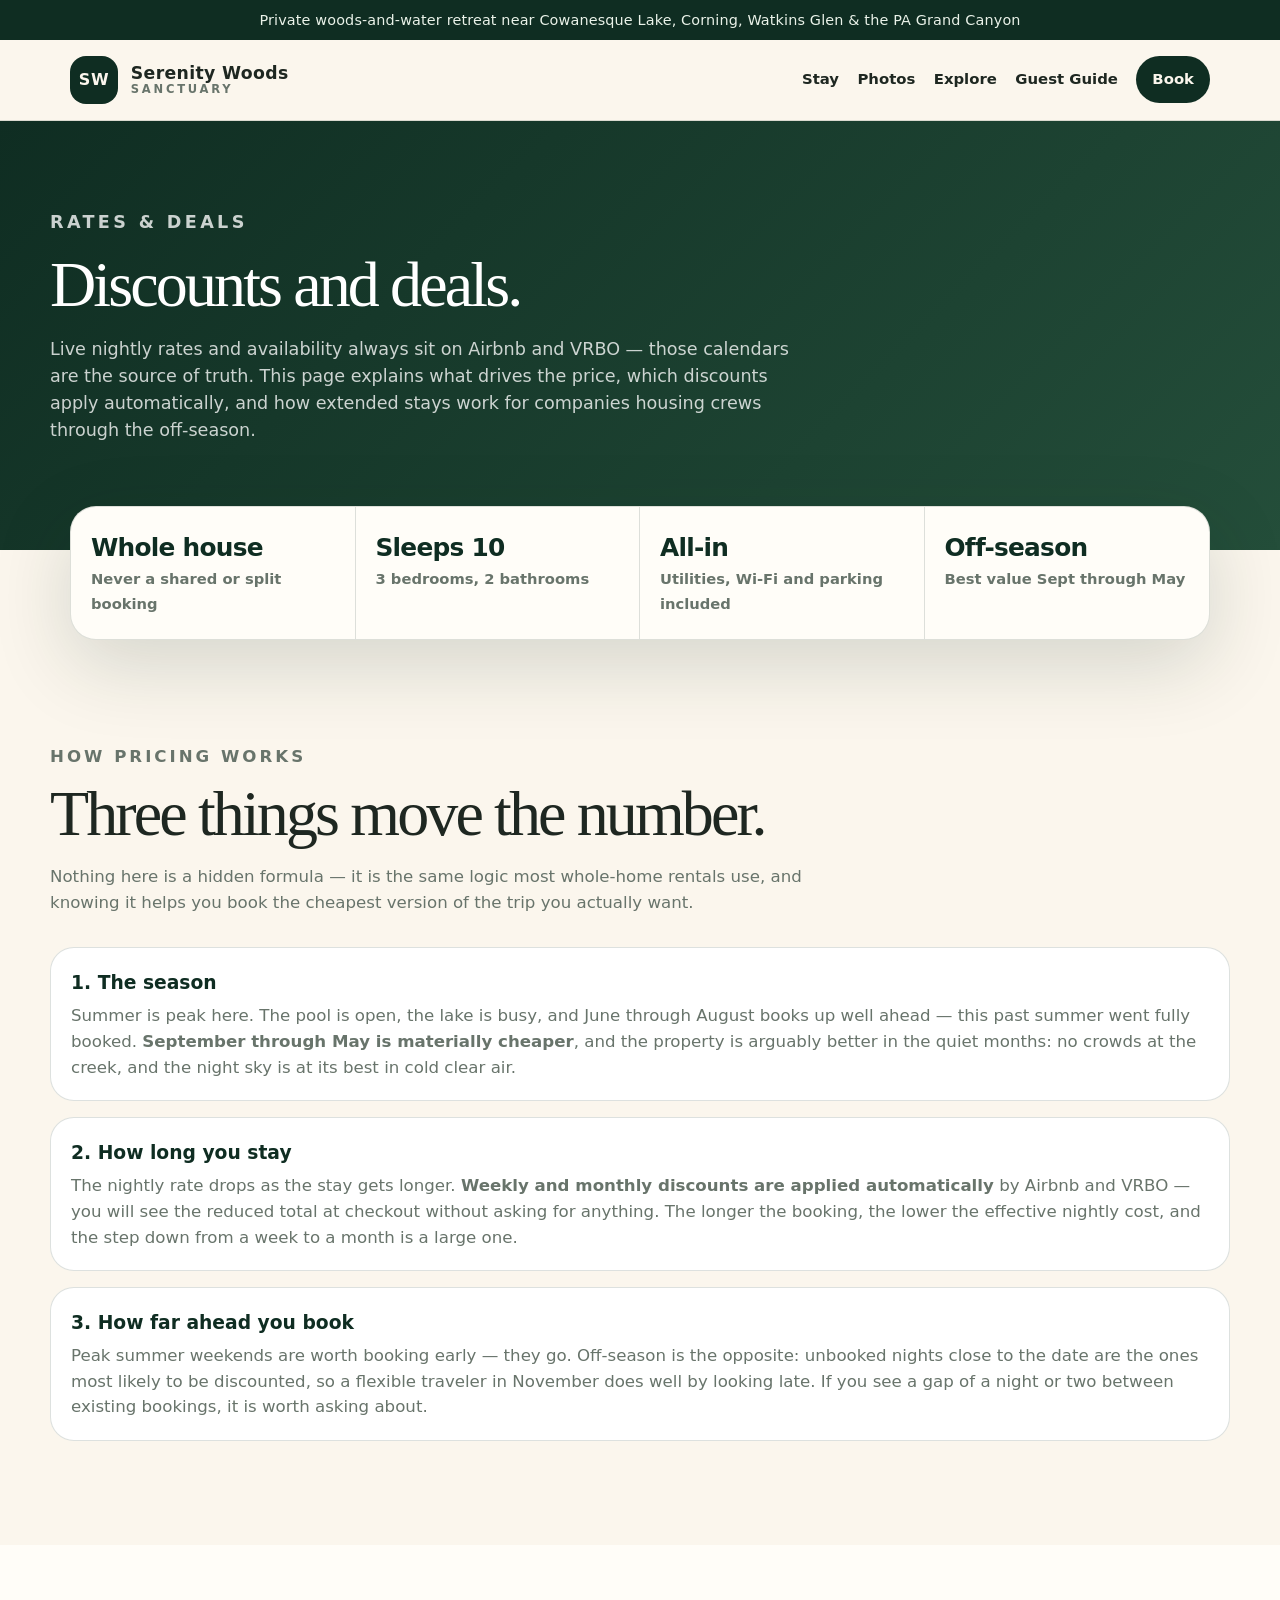
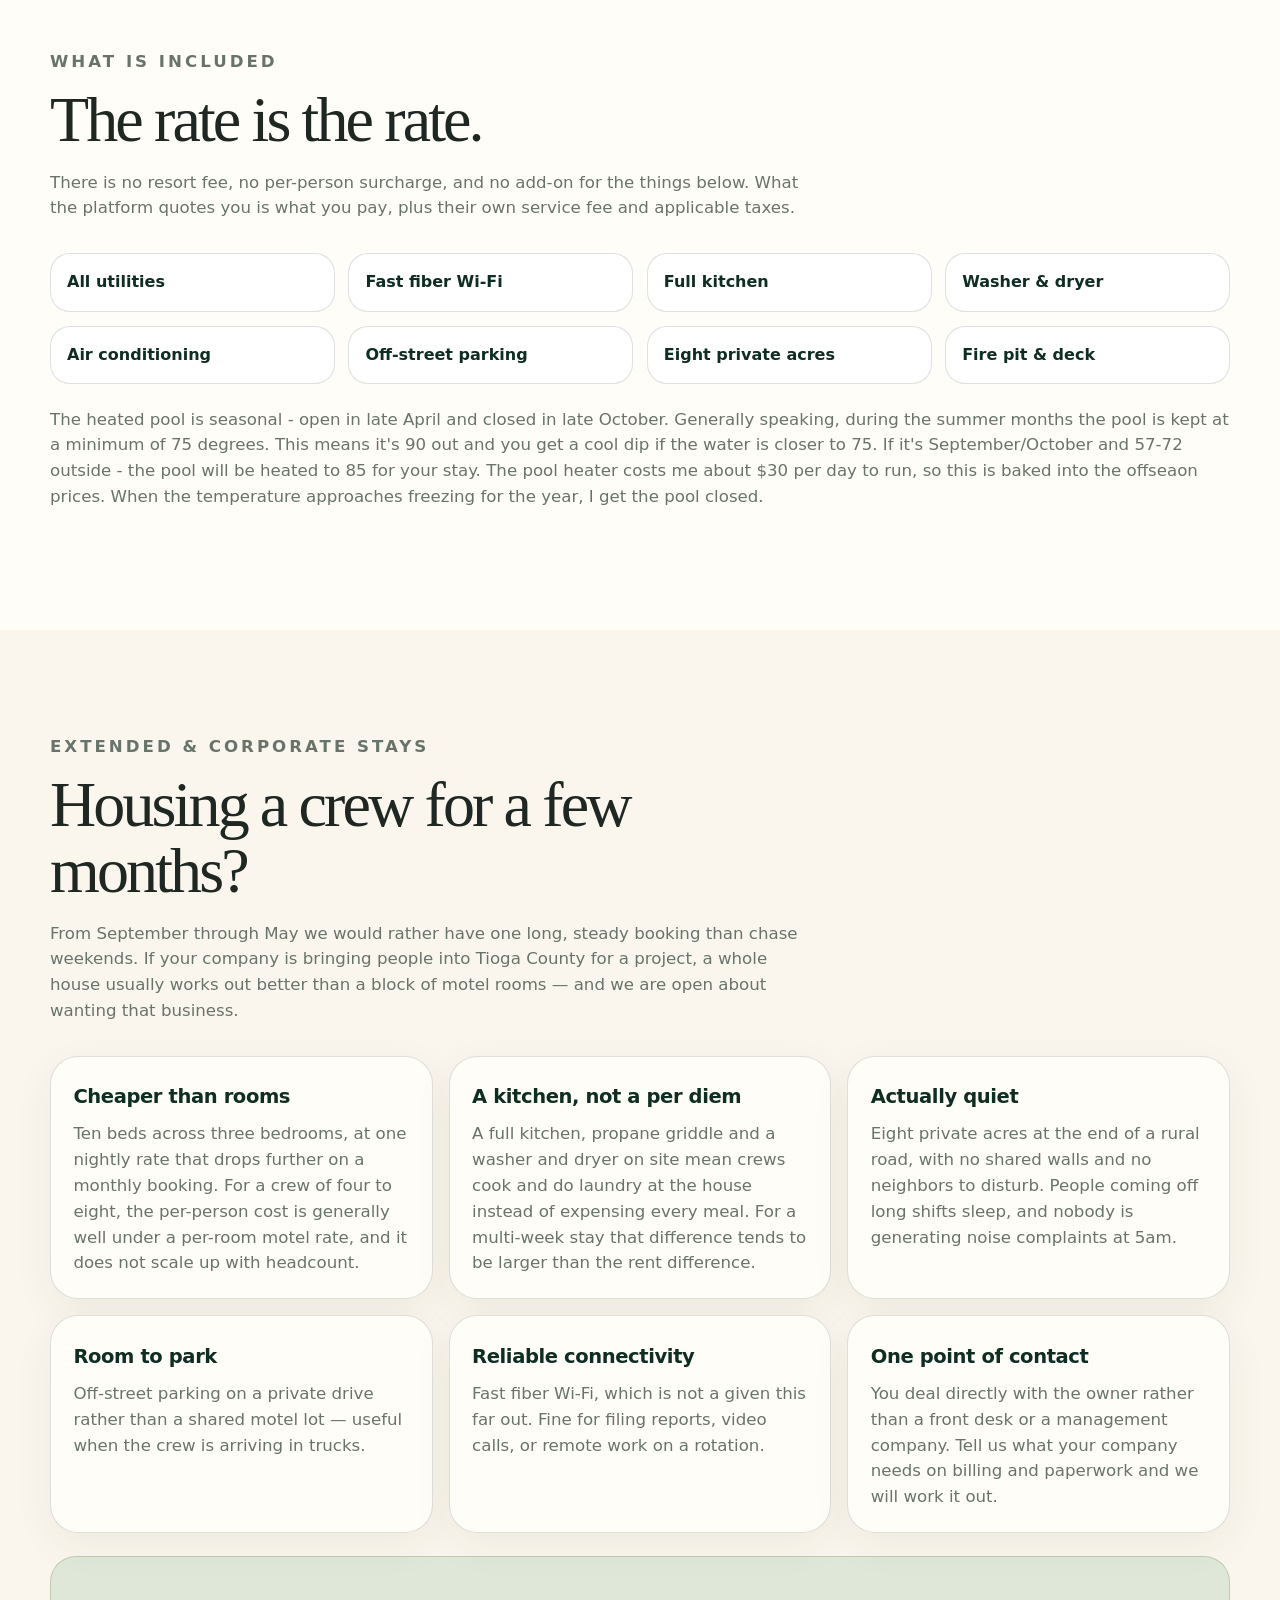
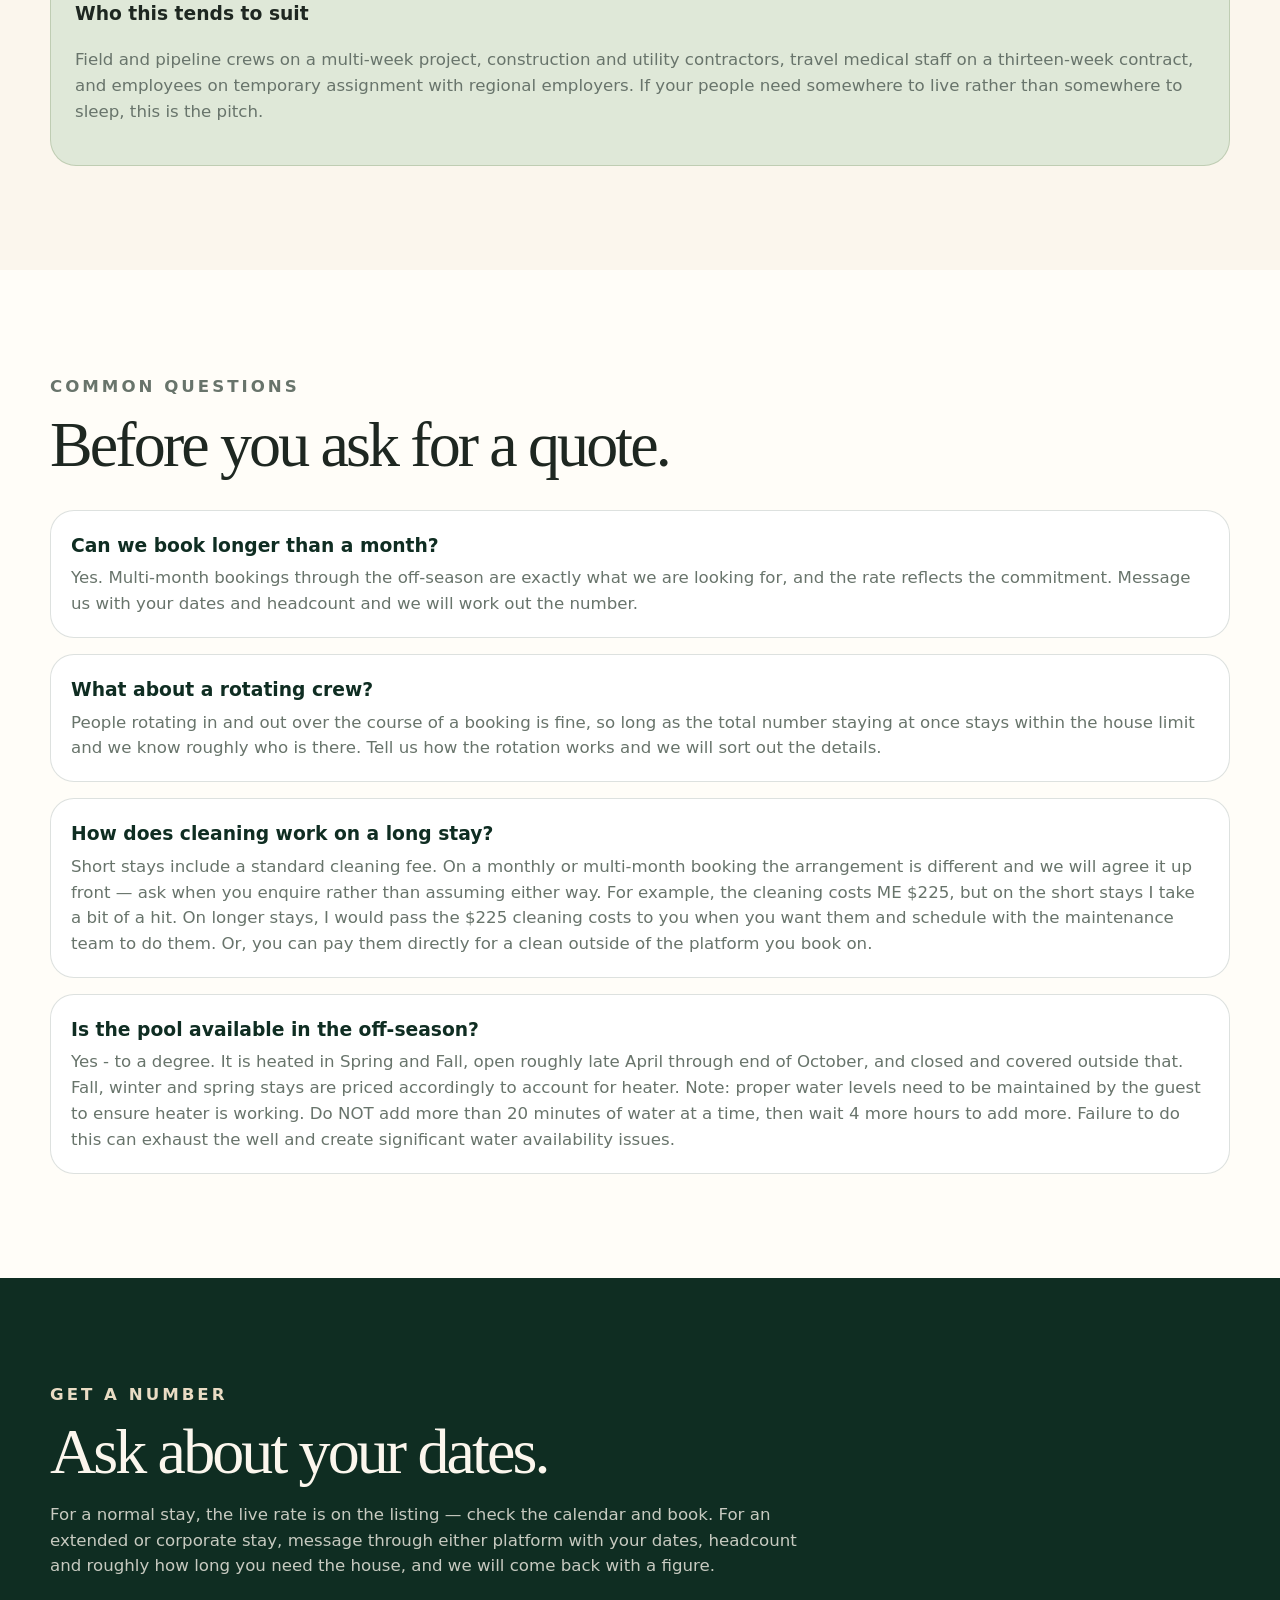
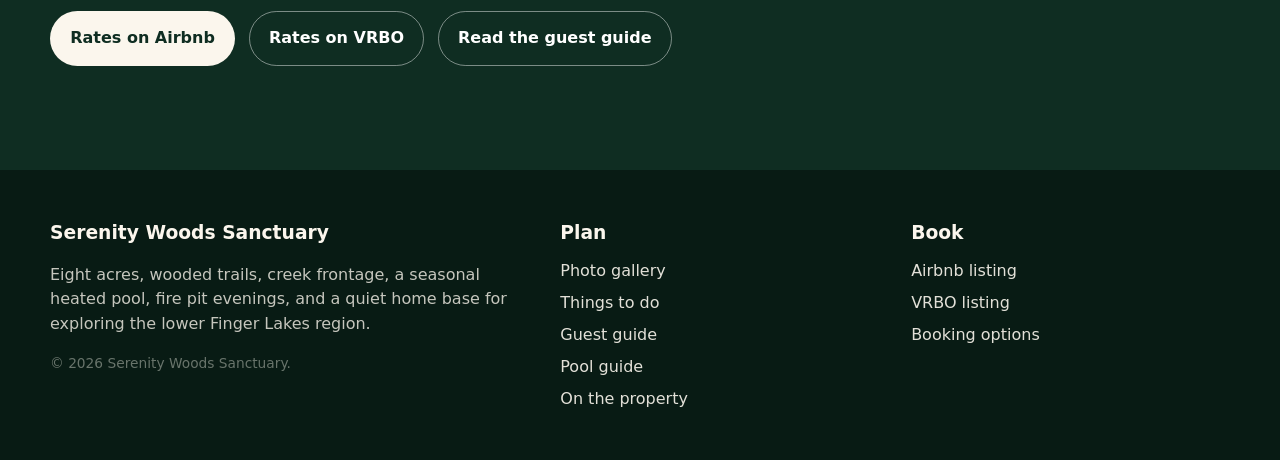
<file: rates.html>
<!-- build: rates page v1 — 2026-08-30 -->
<!doctype html><html lang="en"><head><meta charset="utf-8"><meta name="viewport" content="width=device-width, initial-scale=1"><title>Rates &amp; Deals | Serenity Woods Sanctuary</title><meta name="description" content="How pricing works at Serenity Woods Sanctuary: seasonal rates, length-of-stay discounts, what is included, and extended or corporate stays for work crews and contract staff in the Lawrenceville and Tioga County area."><link rel="stylesheet" href="assets/styles.css"></head><body>
<a class="skip-link" href="#main">Skip to content</a>
<div class="topbar">Private woods-and-water retreat near Cowanesque Lake, Corning, Watkins Glen & the PA Grand Canyon</div>
<header class="site-header">
  <div class="nav-wrap">
    <a class="brand" href="index.html" aria-label="Serenity Woods Sanctuary home"><span class="brand-mark">SW</span><span class="brand-text"><strong>Serenity Woods</strong><span>Sanctuary</span></span></a>
    <button class="nav-toggle" aria-label="Toggle navigation" aria-expanded="false">☰</button>
    <nav class="nav" aria-label="Primary navigation"><a href="index.html" class="">Stay</a><a href="gallery.html" class="">Photos</a><a href="things-to-do.html" class="">Explore</a><a href="guest-guide.html" class="">Guest Guide</a><a class="nav-cta" href="#book">Book</a></nav>
  </div>
</header><main id="main">
<section class="page-hero"><div class="container"><p class="kicker">Rates &amp; Deals</p><h1>Discounts and deals.</h1><p>Live nightly rates and availability always sit on Airbnb and VRBO — those calendars are the source of truth. This page explains what drives the price, which discounts apply automatically, and how extended stays work for companies housing crews through the off-season.</p></div></section>

<div class="trust-strip" style="margin-top:-44px"><div class="facts">
  <div class="fact"><strong>Whole house</strong><span>Never a shared or split booking</span></div>
  <div class="fact"><strong>Sleeps 10</strong><span>3 bedrooms, 2 bathrooms</span></div>
  <div class="fact"><strong>All-in</strong><span>Utilities, Wi-Fi and parking included</span></div>
  <div class="fact"><strong>Off-season</strong><span>Best value Sept through May</span></div>
</div></div>

<section class="section"><div class="container">
  <div class="section-head"><p class="eyebrow">How pricing works</p><h2>Three things move the number.</h2><p>Nothing here is a hidden formula — it is the same logic most whole-home rentals use, and knowing it helps you book the cheapest version of the trip you actually want.</p></div>
  <div class="guide-list">

    <article class="guide-item"><h3>1. The season</h3><p style="color:var(--muted)">Summer is peak here. The pool is open, the lake is busy, and June through August books up well ahead — this past summer went fully booked. <strong>September through May is materially cheaper</strong>, and the property is arguably better in the quiet months: no crowds at the creek, and the night sky is at its best in cold clear air.</p></article>

    <article class="guide-item"><h3>2. How long you stay</h3><p style="color:var(--muted)">The nightly rate drops as the stay gets longer. <strong>Weekly and monthly discounts are applied automatically</strong> by Airbnb and VRBO — you will see the reduced total at checkout without asking for anything. The longer the booking, the lower the effective nightly cost, and the step down from a week to a month is a large one.</p></article>

    <article class="guide-item"><h3>3. How far ahead you book</h3><p style="color:var(--muted)">Peak summer weekends are worth booking early — they go. Off-season is the opposite: unbooked nights close to the date are the ones most likely to be discounted, so a flexible traveler in November does well by looking late. If you see a gap of a night or two between existing bookings, it is worth asking about.</p></article>

  </div>
</div></section>

<section class="section alt"><div class="container">
  <div class="section-head"><p class="eyebrow">What is included</p><h2>The rate is the rate.</h2><p>There is no resort fee, no per-person surcharge, and no add-on for the things below. What the platform quotes you is what you pay, plus their own service fee and applicable taxes.</p></div>
  <div class="amenity-grid">
    <div class="amenity">All utilities</div>
    <div class="amenity">Fast fiber Wi-Fi</div>
    <div class="amenity">Full kitchen</div>
    <div class="amenity">Washer &amp; dryer</div>
    <div class="amenity">Air conditioning</div>
    <div class="amenity">Off-street parking</div>
    <div class="amenity">Eight private acres</div>
    <div class="amenity">Fire pit &amp; deck</div>
  </div>
  <p style="margin-top:1.4rem;color:var(--muted)">The heated pool is seasonal - open in late April and closed in late October. Generally speaking, during the summer months the pool is kept at a minimum of 75 degrees.  This means it's 90 out and you get a cool dip if the water is closer to 75.  If it's September/October and 57-72 outside - the pool will be heated to 85 for your stay.  The pool heater costs me about $30 per day to run, so this is baked into the offseaon prices.  When the temperature approaches freezing for the year, I get the pool closed.</p>
</div></section>

<section class="section" id="extended"><div class="container">
  <div class="section-head"><p class="eyebrow">Extended &amp; corporate stays</p><h2>Housing a crew for a few months?</h2><p>From September through May we would rather have one long, steady booking than chase weekends. If your company is bringing people into Tioga County for a project, a whole house usually works out better than a block of motel rooms — and we are open about wanting that business.</p></div>

  <div class="cards">
    <article class="card"><h3>Cheaper than rooms</h3><p>Ten beds across three bedrooms, at one nightly rate that drops further on a monthly booking. For a crew of four to eight, the per-person cost is generally well under a per-room motel rate, and it does not scale up with headcount.</p></article>
    <article class="card"><h3>A kitchen, not a per diem</h3><p>A full kitchen, propane griddle and a washer and dryer on site mean crews cook and do laundry at the house instead of expensing every meal. For a multi-week stay that difference tends to be larger than the rent difference.</p></article>
    <article class="card"><h3>Actually quiet</h3><p>Eight private acres at the end of a rural road, with no shared walls and no neighbors to disturb. People coming off long shifts sleep, and nobody is generating noise complaints at 5am.</p></article>
    <article class="card"><h3>Room to park</h3><p>Off-street parking on a private drive rather than a shared motel lot — useful when the crew is arriving in trucks.</p></article>
    <article class="card"><h3>Reliable connectivity</h3><p>Fast fiber Wi-Fi, which is not a given this far out. Fine for filing reports, video calls, or remote work on a rotation.</p></article>
    <article class="card"><h3>One point of contact</h3><p>You deal directly with the owner rather than a front desk or a management company. Tell us what your company needs on billing and paperwork and we will work it out.</p></article>
  </div>

  <div class="callout" style="margin-top:1.4rem"><h3>Who this tends to suit</h3><p>Field and pipeline crews on a multi-week project, construction and utility contractors, travel medical staff on a thirteen-week contract, and employees on temporary assignment with regional employers. If your people need somewhere to live rather than somewhere to sleep, this is the pitch.</p></div>
</div></section>

<section class="section alt"><div class="container">
  <div class="section-head"><p class="eyebrow">Common questions</p><h2>Before you ask for a quote.</h2></div>
  <div class="guide-list">
    <article class="guide-item"><h3>Can we book longer than a month?</h3><p style="color:var(--muted)">Yes. Multi-month bookings through the off-season are exactly what we are looking for, and the rate reflects the commitment. Message us with your dates and headcount and we will work out the number.</p></article>
    <article class="guide-item"><h3>What about a rotating crew?</h3><p style="color:var(--muted)">People rotating in and out over the course of a booking is fine, so long as the total number staying at once stays within the house limit and we know roughly who is there. Tell us how the rotation works and we will sort out the details.</p></article>
    <article class="guide-item"><h3>How does cleaning work on a long stay?</h3><p style="color:var(--muted)">Short stays include a standard cleaning fee. On a monthly or multi-month booking the arrangement is different and we will agree it up front — ask when you enquire rather than assuming either way. For example, the cleaning costs ME $225, but on the short stays I take a bit of a hit.  On longer stays, I would pass the $225 cleaning costs to you when you want them and schedule with the maintenance team to do them.  Or, you can pay them directly for a clean outside of the platform you book on. </p></article>
    <article class="guide-item"><h3>Is the pool available in the off-season?</h3><p style="color:var(--muted)">Yes - to a degree. It is heated in Spring and Fall, open roughly late April through end of October, and closed and covered outside that. Fall, winter and spring stays are priced accordingly to account for heater.  Note: proper water levels need to be maintained by the guest to ensure heater is working.  Do NOT add more than 20 minutes of water at a time, then wait 4 more hours to add more.  Failure to do this can exhaust the well and create significant water availability issues.</p></article>
  </div>
</div></section>

<section class="section nearby" id="book"><div class="container">
  <div class="section-head"><p class="eyebrow">Get a number</p><h2>Ask about your dates.</h2><p style="color:rgba(251,246,237,.78)">For a normal stay, the live rate is on the listing — check the calendar and book. For an extended or corporate stay, message through either platform with your dates, headcount and roughly how long you need the house, and we will come back with a figure.</p></div>
  <div class="actions">
    <a class="button primary" href="https://www.airbnb.com/h/serenitywoodssanctuary">Rates on Airbnb</a>
    <a class="button outline" href="https://www.vrbo.com/3928138">Rates on VRBO</a>
    <a class="button outline" href="guest-guide.html">Read the guest guide</a>
  </div>
</div></section>
</main>
<footer class="site-footer">
  <div class="footer-grid">
    <div><h3>Serenity Woods Sanctuary</h3><p>Eight acres, wooded trails, creek frontage, a seasonal heated pool, fire pit evenings, and a quiet home base for exploring the lower Finger Lakes region.</p><p class="fine-print">© <span id="year"></span> Serenity Woods Sanctuary.</p></div>
    <div><h3>Plan</h3><div class="footer-links"><a href="gallery.html">Photo gallery</a><a href="things-to-do.html">Things to do</a><a href="guest-guide.html">Guest guide</a><a href="pool.html">Pool guide</a><a href="property-fun.html">On the property</a></div></div>
    <div><h3>Book</h3><div class="footer-links"><a href="https://www.airbnb.com/h/serenitywoodssanctuary">Airbnb listing</a><a href="https://www.vrbo.com/3928138">VRBO listing</a><a href="index.html#book">Booking options</a></div></div>
  </div>
</footer>
<div class="lightbox" aria-hidden="true"><button type="button">Close ×</button><img alt=""></div>
<script src="assets/script.js"></script></body></html>
</file>
<file: assets/styles.css>
:root{
  --forest:#0f2d22;
  --forest-2:#153b2d;
  --leaf:#627d45;
  --sage:#dfe8d8;
  --cream:#fbf6ed;
  --paper:#fffdf8;
  --sand:#eadcc4;
  --clay:#a76843;
  --ink:#1e2721;
  --muted:#68746b;
  --line:rgba(15,45,34,.14);
  --shadow:0 24px 80px rgba(15,45,34,.16);
  --radius:28px;
  --max:1180px;
}
*{box-sizing:border-box}
html{scroll-behavior:smooth}
body{margin:0;font-family:Inter,ui-sans-serif,system-ui,-apple-system,BlinkMacSystemFont,"Segoe UI",sans-serif;background:var(--cream);color:var(--ink);line-height:1.55}
img{max-width:100%;display:block}a{color:inherit}.skip-link{position:absolute;left:-999px;top:auto}.skip-link:focus{left:1rem;top:1rem;background:#fff;padding:.6rem .9rem;border-radius:10px;z-index:999}.topbar{background:var(--forest);color:#eaf2e9;text-align:center;padding:.55rem 1rem;font-size:.9rem;letter-spacing:.01em}.site-header{position:sticky;top:0;z-index:50;background:rgba(251,246,237,.92);border-bottom:1px solid var(--line);backdrop-filter:blur(18px)}.nav-wrap{max-width:var(--max);margin:auto;padding:1rem 1.25rem;display:flex;align-items:center;justify-content:space-between;gap:1rem}.brand{display:flex;align-items:center;gap:.8rem;text-decoration:none}.brand-mark{width:48px;height:48px;border-radius:16px;background:var(--forest);color:var(--cream);display:grid;place-items:center;font-weight:900;letter-spacing:.04em}.brand-text{line-height:1}.brand-text strong{display:block;font-size:1.08rem;letter-spacing:.02em}.brand-text span{display:block;font-size:.72rem;letter-spacing:.24em;text-transform:uppercase;color:var(--muted);font-weight:800;margin-top:.12rem}.nav{display:flex;align-items:center;gap:1.15rem;font-size:.93rem;font-weight:800}.nav a{text-decoration:none}.nav a:hover{color:var(--leaf)}.nav-cta{background:var(--forest);color:var(--cream)!important;border-radius:999px;padding:.75rem 1rem}.nav-toggle{display:none;border:0;background:transparent;font-size:1.8rem;color:var(--forest)}.hero{position:relative;min-height:760px;color:#fff;display:grid;align-items:end;overflow:hidden}.hero-media{position:absolute;inset:0;z-index:0}.hero-media img{width:100%;height:100%;object-fit:cover}.hero::after{content:"";position:absolute;inset:0;background:linear-gradient(90deg,rgba(3,20,14,.88) 0%,rgba(3,20,14,.62) 42%,rgba(3,20,14,.15) 100%),linear-gradient(0deg,rgba(3,20,14,.82) 0%,rgba(3,20,14,.1) 38%)}.hero-content{position:relative;z-index:1;max-width:var(--max);margin:auto;width:100%;padding:7rem 1.25rem 6rem}.kicker{margin:0 0 1rem;color:var(--sand);font-weight:900;text-transform:uppercase;letter-spacing:.19em;font-size:.78rem}.hero h1{font-family:Georgia,"Times New Roman",serif;font-weight:500;letter-spacing:-.055em;line-height:.95;font-size:clamp(4rem,9vw,8.4rem);margin:0;max-width:850px}.hero .lead{max-width:690px;margin:1.6rem 0 0;color:rgba(255,255,255,.9);font-size:clamp(1.05rem,2vw,1.26rem)}.actions{display:flex;flex-wrap:wrap;gap:.85rem;margin-top:2rem}.button{display:inline-flex;align-items:center;justify-content:center;min-height:50px;border-radius:999px;padding:.86rem 1.2rem;text-decoration:none;font-weight:900;border:1px solid transparent}.button.primary{background:var(--cream);color:var(--forest)}.button.dark{background:var(--forest);color:var(--cream)}.button.outline{border-color:rgba(255,255,255,.45);color:#fff}.button.light-outline{border-color:rgba(15,45,34,.25);color:var(--forest);background:transparent}.trust-strip{max-width:var(--max);margin:-44px auto 0;position:relative;z-index:3;padding:0 1.25rem}.facts{display:grid;grid-template-columns:repeat(4,1fr);background:var(--paper);border:1px solid var(--line);border-radius:26px;box-shadow:var(--shadow);overflow:hidden}.fact{padding:1.35rem 1.25rem;border-right:1px solid var(--line)}.fact:last-child{border-right:0}.fact strong{display:block;color:var(--forest);font-size:1.55rem;letter-spacing:-.03em}.fact span{color:var(--muted);font-weight:700;font-size:.92rem}.section{padding:6.5rem 1.25rem}.section.alt{background:var(--paper)}.container{max-width:var(--max);margin:auto}.section-head{max-width:760px;margin-bottom:2rem}.eyebrow{margin:0 0 .75rem;color:var(--leaf);font-weight:900;text-transform:uppercase;letter-spacing:.18em;font-size:.77rem}.section h2,.page-hero h1{font-family:Georgia,"Times New Roman",serif;font-weight:500;letter-spacing:-.045em;line-height:1.03;font-size:clamp(2.3rem,5vw,4.5rem);margin:0}.section p{color:var(--muted);font-size:1.04rem}.split{display:grid;grid-template-columns:1.02fr .98fr;gap:3.2rem;align-items:center}.photo-frame{border-radius:var(--radius);overflow:hidden;box-shadow:var(--shadow);background:#ddd;min-height:360px}.photo-frame img{width:100%;height:100%;object-fit:cover}.cards{display:grid;grid-template-columns:repeat(3,1fr);gap:1rem}.card{background:var(--paper);border:1px solid var(--line);border-radius:var(--radius);padding:1.4rem;box-shadow:0 12px 40px rgba(15,45,34,.06)}.card h3{margin:.2rem 0 .55rem;font-size:1.22rem;letter-spacing:-.02em;color:var(--forest)}.card p{margin:0;color:var(--muted)}.amenity-grid{display:grid;grid-template-columns:repeat(4,1fr);gap:.85rem}.amenity{background:#fff;border:1px solid var(--line);border-radius:20px;padding:1rem;font-weight:800;color:var(--forest)}.showcase{display:grid;grid-template-columns:1.1fr .9fr;gap:1.2rem;align-items:stretch}.showcase-main{min-height:560px}.stack{display:grid;gap:1.2rem}.captioned{position:relative;border-radius:var(--radius);overflow:hidden;box-shadow:var(--shadow);background:#ddd}.captioned img{width:100%;height:100%;object-fit:cover}.captioned .cap{position:absolute;left:1rem;bottom:1rem;background:rgba(3,20,14,.76);color:#fff;padding:.55rem .85rem;border-radius:999px;font-size:.85rem;font-weight:900}.sleeping{display:grid;grid-template-columns:1fr 1fr;gap:1rem}.sleep-card{display:grid;grid-template-columns:170px 1fr;gap:1rem;align-items:center;background:#fff;border:1px solid var(--line);border-radius:24px;overflow:hidden}.sleep-card img{height:150px;width:100%;object-fit:cover}.sleep-card div{padding-right:1rem}.sleep-card h3{margin:0 0 .3rem;color:var(--forest)}.nearby{background:var(--forest);color:var(--cream)}.nearby .eyebrow{color:var(--sand)}.nearby p{color:rgba(251,246,237,.78)}.nearby .card{background:rgba(255,255,255,.08);border-color:rgba(255,255,255,.14);box-shadow:none;color:var(--cream)}.nearby .card h3{color:var(--cream)}.nearby .card p{color:rgba(251,246,237,.72)}.photo-grid{display:grid;grid-template-columns:repeat(4,1fr);gap:.85rem}.photo-grid a{border-radius:20px;overflow:hidden;display:block;background:#ddd;min-height:220px;box-shadow:0 8px 28px rgba(15,45,34,.1)}.photo-grid img{width:100%;height:100%;object-fit:cover;transition:.25s transform}.photo-grid a:hover img{transform:scale(1.04)}.wide{grid-column:span 2}.tall{grid-row:span 2}.cta{background:linear-gradient(135deg,rgba(15,45,34,.96),rgba(35,78,59,.94)),url('assets/images/firepit.jpg') center/cover;color:#fff;border-radius:36px;padding:clamp(2rem,6vw,4rem);box-shadow:var(--shadow)}.cta h2{max-width:780px}.cta p{color:rgba(255,255,255,.82);max-width:690px}.fine-print{font-size:.86rem;color:var(--muted)}.site-footer{background:#081b14;color:rgba(251,246,237,.78);padding:3rem 1.25rem}.footer-grid{max-width:var(--max);margin:auto;display:grid;grid-template-columns:1.2fr .8fr .8fr;gap:2rem}.site-footer a{color:rgba(251,246,237,.9);text-decoration:none}.site-footer h3{margin:0 0 .8rem;color:var(--cream)}.footer-links{display:grid;gap:.45rem}.page-hero{padding:5.5rem 1.25rem;background:linear-gradient(135deg,var(--forest),#244e3a);color:#fff}.page-hero .container{max-width:var(--max)}.page-hero p{color:rgba(255,255,255,.78);max-width:760px;font-size:1.1rem}.guide-list{display:grid;gap:1rem}.guide-item{background:#fff;border:1px solid var(--line);border-radius:24px;padding:1.25rem}.guide-item h3{margin:0 0 .35rem;color:var(--forest)}.guide-item p{margin:.35rem 0 0}.callout{background:var(--sage);border:1px solid rgba(98,125,69,.25);border-radius:26px;padding:1.5rem}.itinerary{display:grid;grid-template-columns:repeat(2,1fr);gap:1rem}.small-img-card{overflow:hidden;padding:0}.small-img-card img{height:220px;width:100%;object-fit:cover}.small-img-card div{padding:1.25rem}.lightbox{position:fixed;inset:0;background:rgba(0,0,0,.88);z-index:100;display:none;align-items:center;justify-content:center;padding:2rem}.lightbox.open{display:flex}.lightbox img{max-height:88vh;max-width:92vw;border-radius:16px}.lightbox button{position:absolute;right:1rem;top:1rem;border:0;border-radius:999px;background:#fff;color:#111;font-weight:900;padding:.65rem .9rem;cursor:pointer}@media(max-width:900px){.topbar{text-align:left}.nav-toggle{display:block}.nav{display:none;position:absolute;left:1rem;right:1rem;top:82px;background:var(--paper);border:1px solid var(--line);border-radius:22px;box-shadow:var(--shadow);padding:1rem;flex-direction:column;align-items:stretch}.nav.open{display:flex}.nav-cta{text-align:center}.hero{min-height:680px}.facts,.cards,.amenity-grid,.split,.showcase,.sleeping,.footer-grid,.itinerary{grid-template-columns:1fr}.fact{border-right:0;border-bottom:1px solid var(--line)}.fact:last-child{border-bottom:0}.showcase-main{min-height:380px}.sleep-card{grid-template-columns:1fr}.sleep-card img{height:230px}.photo-grid{grid-template-columns:1fr 1fr}.wide{grid-column:span 2}.tall{grid-row:span 1}.section{padding:4.5rem 1.1rem}.brand-text strong{font-size:.98rem}.brand-text span{letter-spacing:.16em}.hero-content{padding:5rem 1.1rem 4rem}.hero h1{font-size:clamp(3.1rem,16vw,5.3rem)}}@media(max-width:540px){.photo-grid{grid-template-columns:1fr}.wide{grid-column:span 1}.actions .button{width:100%}.hero::after{background:linear-gradient(0deg,rgba(3,20,14,.92),rgba(3,20,14,.35))}.hero h1{font-size:3.25rem}.nav-wrap{padding:.8rem 1rem}.brand-mark{width:42px;height:42px}.section h2,.page-hero h1{font-size:2.45rem}}

.activity-grid .small-img-card img{background:#e8efe2}.activity-grid .card p{font-size:1rem}
</file>
